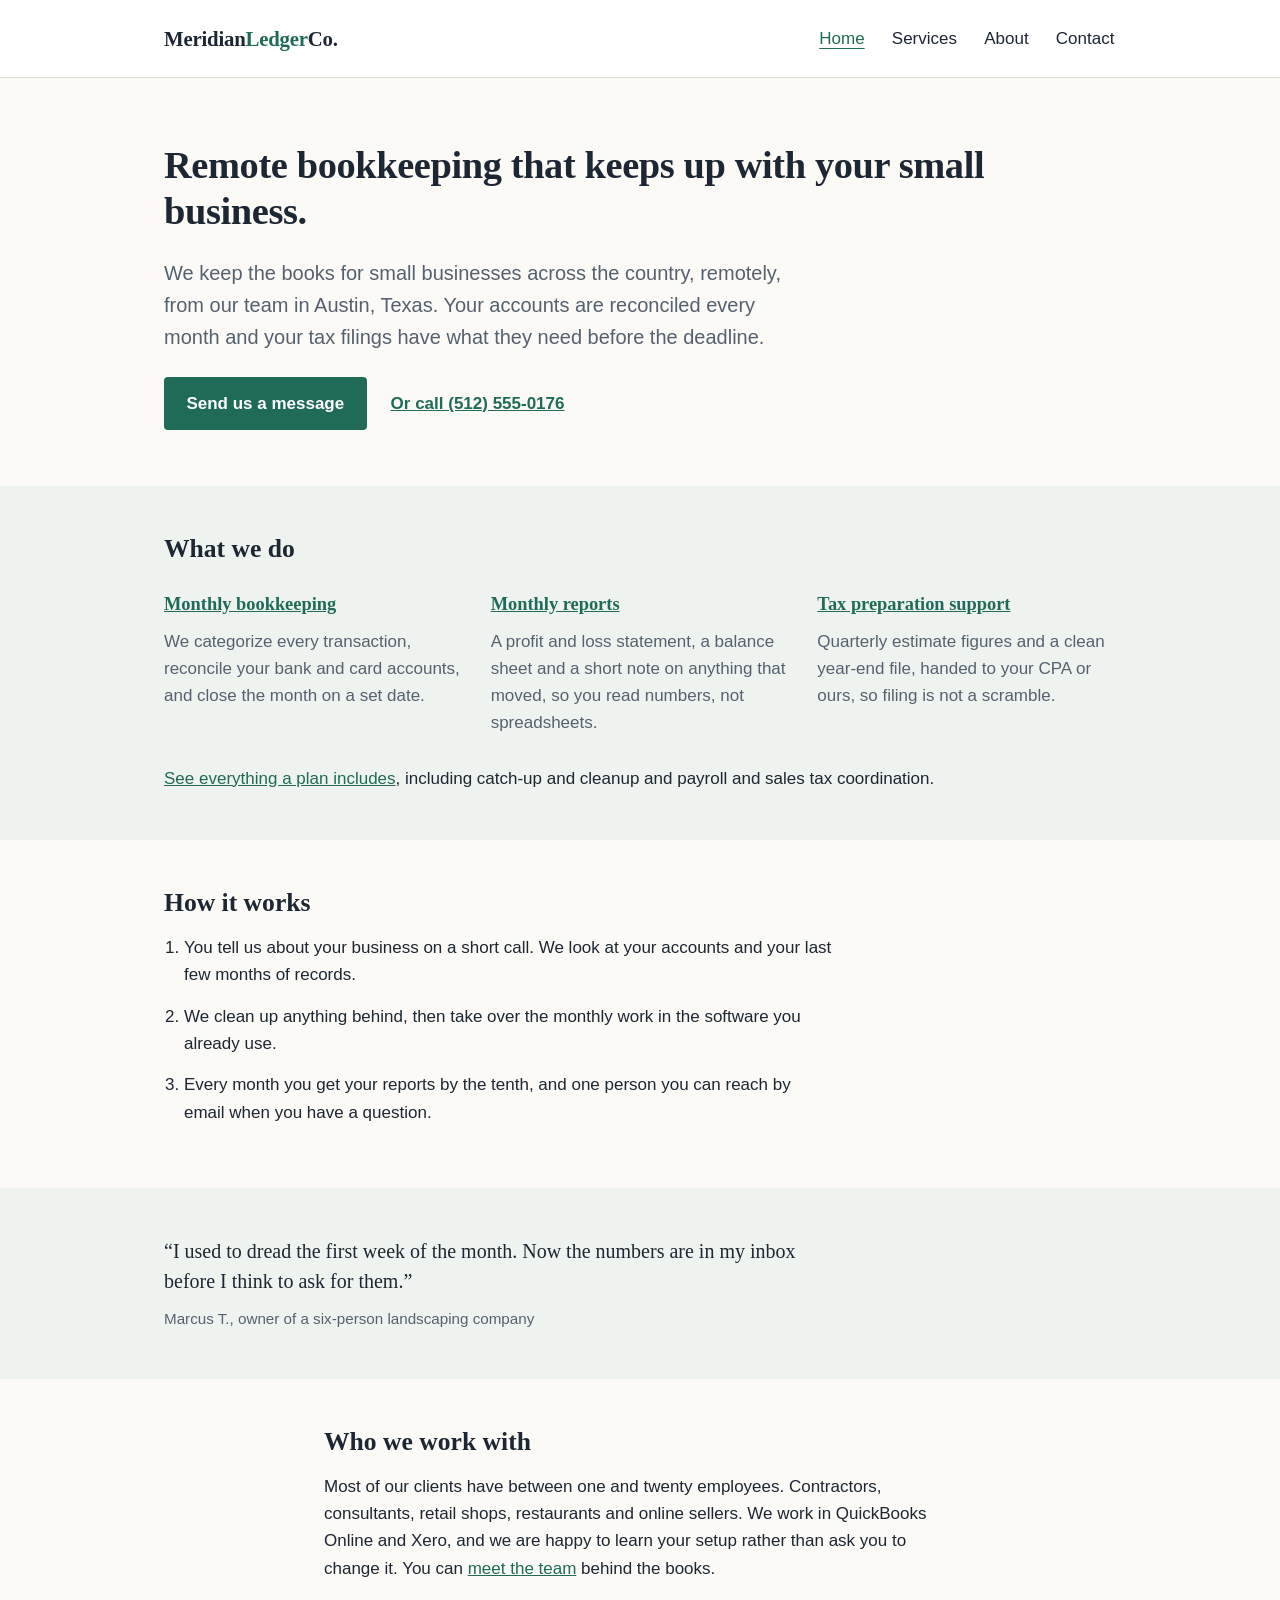
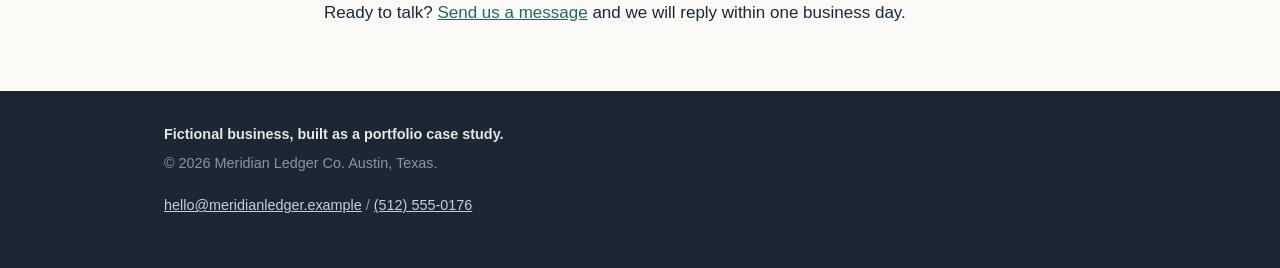
<file: index.html>
<!DOCTYPE html>
<html lang="en">
<head>
<meta charset="utf-8">
<meta name="viewport" content="width=device-width, initial-scale=1">
<title>Remote Bookkeeping for Small Business | Meridian Ledger Co.</title>
<meta name="description" content="Remote bookkeeping for small businesses in QuickBooks Online or Xero. Books reconciled and closed by the 10th each month. Send us a message to get started.">
<link rel="canonical" href="https://meridian-ledger-existing.vercel.app/">
<link rel="icon" href="favicon.svg" type="image/svg+xml">
<link rel="icon" href="favicon.ico" sizes="32x32">
<link rel="apple-touch-icon" href="apple-touch-icon.png">
<meta property="og:type" content="website">
<meta property="og:site_name" content="Meridian Ledger Co.">
<meta property="og:locale" content="en_US">
<meta property="og:title" content="Remote Bookkeeping for Small Business | Meridian Ledger Co.">
<meta property="og:description" content="Remote bookkeeping for small businesses in QuickBooks Online or Xero. Books reconciled and closed by the 10th each month. Send us a message to get started.">
<meta property="og:url" content="https://meridian-ledger-existing.vercel.app/">
<meta property="og:image" content="https://meridian-ledger-existing.vercel.app/og/meridian-ledger-share.png">
<meta property="og:image:width" content="1200">
<meta property="og:image:height" content="630">
<meta property="og:image:alt" content="Meridian Ledger Co. Remote bookkeeping for small businesses, Austin, Texas">
<meta name="twitter:card" content="summary_large_image">
<meta name="twitter:title" content="Remote Bookkeeping for Small Business | Meridian Ledger Co.">
<meta name="twitter:description" content="Remote bookkeeping for small businesses in QuickBooks Online or Xero. Books reconciled and closed by the 10th each month. Send us a message to get started.">
<meta name="twitter:image" content="https://meridian-ledger-existing.vercel.app/og/meridian-ledger-share.png">
<meta name="twitter:image:alt" content="Meridian Ledger Co. Remote bookkeeping for small businesses, Austin, Texas">
<link rel="stylesheet" href="style.css">
<script type="application/ld+json">
{
  "@context": "https://schema.org",
  "@graph": [
    {
      "@type": "AccountingService",
      "@id": "https://meridian-ledger-existing.vercel.app/#business",
      "name": "Meridian Ledger Co.",
      "url": "https://meridian-ledger-existing.vercel.app/",
      "description": "Remote monthly bookkeeping, financial reports, tax preparation support, catch-up and cleanup, and payroll and sales tax coordination for small businesses. Based in Austin, Texas. The firm does not prepare or file tax returns.",
      "image": "https://meridian-ledger-existing.vercel.app/og/meridian-ledger-share.png",
      "email": "hello@meridianledger.example",
      "telephone": "+1-512-555-0176",
      "foundingDate": "2022",
      "founder": {
        "@type": "Person",
        "name": "Rachel Okonkwo",
        "jobTitle": "Owner"
      },
      "address": {
        "@type": "PostalAddress",
        "addressLocality": "Austin",
        "addressRegion": "TX",
        "addressCountry": "US"
      },
      "areaServed": {
        "@type": "Country",
        "name": "United States"
      },
      "openingHoursSpecification": [
        {
          "@type": "OpeningHoursSpecification",
          "dayOfWeek": [
            "Monday",
            "Tuesday",
            "Wednesday",
            "Thursday",
            "Friday"
          ],
          "opens": "08:30",
          "closes": "17:00"
        }
      ],
      "contactPoint": {
        "@type": "ContactPoint",
        "contactType": "customer service",
        "telephone": "+1-512-555-0176",
        "email": "hello@meridianledger.example",
        "areaServed": "US",
        "availableLanguage": "English"
      }
    }
  ]
}
</script>
</head>
<body>
<a class="skip" href="#main">Skip to content</a>
<header class="site">
  <div class="wrap">
    <a class="brand" href="index.html">Meridian<span>Ledger</span> Co.</a>
    <nav aria-label="Main">
      <ul>
        <li><a href="index.html" aria-current="page">Home</a></li>
        <li><a href="services.html">Services</a></li>
        <li><a href="about.html">About</a></li>
        <li><a href="contact.html">Contact</a></li>
      </ul>
    </nav>
  </div>
</header>

<main id="main">
  <div class="wrap hero">
    <h1>Remote bookkeeping that keeps up with your small business.</h1>
    <p class="lede">We keep the books for small businesses across the country, remotely, from our team in Austin, Texas. Your accounts are reconciled every month and your tax filings have what they need before the deadline.</p>
    <p class="actions"><a class="btn" href="contact.html#message">Send us a message</a> <a class="btn-link" href="tel:+15125550176">Or call (512) 555-0176</a></p>
  </div>

  <section class="tint">
    <div class="wrap">
      <h2>What we do</h2>
      <div class="grid3">
        <div>
          <h3><a href="services.html#monthly-bookkeeping">Monthly bookkeeping</a></h3>
          <p>We categorize every transaction, reconcile your bank and card accounts, and close the month on a set date.</p>
        </div>
        <div>
          <h3><a href="services.html#monthly-reports">Monthly reports</a></h3>
          <p>A profit and loss statement, a balance sheet and a short note on anything that moved, so you read numbers, not spreadsheets.</p>
        </div>
        <div>
          <h3><a href="services.html#tax-preparation-support">Tax preparation support</a></h3>
          <p>Quarterly estimate figures and a clean year-end file, handed to your CPA or ours, so filing is not a scramble.</p>
        </div>
      </div>
      <p class="more"><a href="services.html">See everything a plan includes</a>, including catch-up and cleanup and payroll and sales tax coordination.</p>
    </div>
  </section>

  <section>
    <div class="wrap">
      <h2>How it works</h2>
      <ol class="steps">
        <li>You tell us about your business on a short call. We look at your accounts and your last few months of records.</li>
        <li>We clean up anything behind, then take over the monthly work in the software you already use.</li>
        <li>Every month you get your reports by the tenth, and one person you can reach by email when you have a question.</li>
      </ol>
    </div>
  </section>

  <section class="tint">
    <div class="wrap">
      <blockquote>
        &ldquo;I used to dread the first week of the month. Now the numbers are in my inbox before I think to ask for them.&rdquo;
        <footer>Marcus T., owner of a six-person landscaping company</footer>
      </blockquote>
    </div>
  </section>

  <section>
    <div class="wrap prose">
      <h2>Who we work with</h2>
      <p>Most of our clients have between one and twenty employees. Contractors, consultants, retail shops, restaurants and online sellers. We work in QuickBooks Online and Xero, and we are happy to learn your setup rather than ask you to change it. You can <a href="about.html">meet the team</a> behind the books.</p>
      <p>Ready to talk? <a href="contact.html#message">Send us a message</a> and we will reply within one business day.</p>
    </div>
  </section>
</main>

<footer class="site">
  <div class="wrap">
    <p class="disclosure">Fictional business, built as a portfolio case study.</p>
    <p>&copy; 2026 Meridian Ledger Co. Austin, Texas.</p>
    <p class="foot-contact"><a href="mailto:hello@meridianledger.example">hello@meridianledger.example</a> <span aria-hidden="true">/</span> <a href="tel:+15125550176">(512) 555-0176</a></p>
  </div>
</footer>
</body>
</html>
</file>
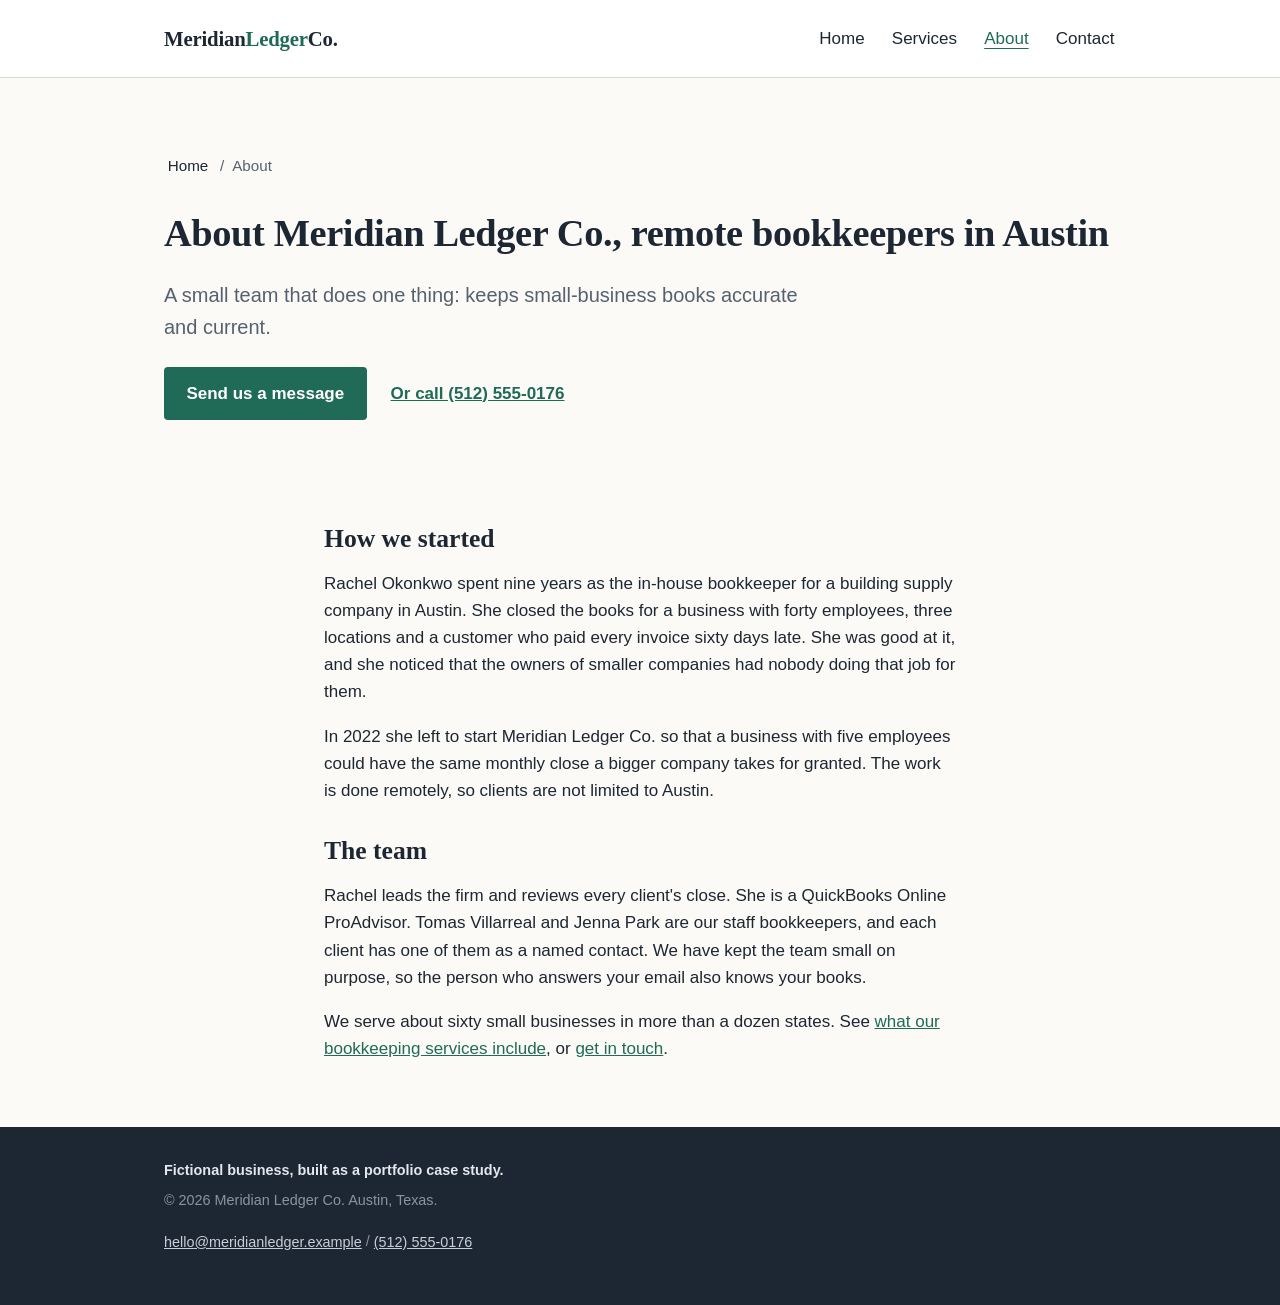
<file: about.html>
<!DOCTYPE html>
<html lang="en">
<head>
<meta charset="utf-8">
<meta name="viewport" content="width=device-width, initial-scale=1">
<title>About Our Austin Bookkeeping Team | Meridian Ledger Co.</title>
<meta name="description" content="Meet the Austin team behind Meridian Ledger Co. Rachel Okonkwo, Tomas Villarreal and Jenna Park keep the books for about sixty small businesses. Get in touch.">
<link rel="canonical" href="https://meridian-ledger-existing.vercel.app/about.html">
<link rel="icon" href="favicon.svg" type="image/svg+xml">
<link rel="icon" href="favicon.ico" sizes="32x32">
<link rel="apple-touch-icon" href="apple-touch-icon.png">
<meta property="og:type" content="website">
<meta property="og:site_name" content="Meridian Ledger Co.">
<meta property="og:locale" content="en_US">
<meta property="og:title" content="About Our Austin Bookkeeping Team | Meridian Ledger Co.">
<meta property="og:description" content="Meet the Austin team behind Meridian Ledger Co. Rachel Okonkwo, Tomas Villarreal and Jenna Park keep the books for about sixty small businesses. Get in touch.">
<meta property="og:url" content="https://meridian-ledger-existing.vercel.app/about.html">
<meta property="og:image" content="https://meridian-ledger-existing.vercel.app/og/meridian-ledger-share.png">
<meta property="og:image:width" content="1200">
<meta property="og:image:height" content="630">
<meta property="og:image:alt" content="Meridian Ledger Co. Remote bookkeeping for small businesses, Austin, Texas">
<meta name="twitter:card" content="summary_large_image">
<meta name="twitter:title" content="About Our Austin Bookkeeping Team | Meridian Ledger Co.">
<meta name="twitter:description" content="Meet the Austin team behind Meridian Ledger Co. Rachel Okonkwo, Tomas Villarreal and Jenna Park keep the books for about sixty small businesses. Get in touch.">
<meta name="twitter:image" content="https://meridian-ledger-existing.vercel.app/og/meridian-ledger-share.png">
<meta name="twitter:image:alt" content="Meridian Ledger Co. Remote bookkeeping for small businesses, Austin, Texas">
<link rel="stylesheet" href="style.css">
<script type="application/ld+json">
{
  "@context": "https://schema.org",
  "@graph": [
    {
      "@type": "AccountingService",
      "@id": "https://meridian-ledger-existing.vercel.app/#business",
      "name": "Meridian Ledger Co.",
      "url": "https://meridian-ledger-existing.vercel.app/",
      "description": "Remote monthly bookkeeping, financial reports, tax preparation support, catch-up and cleanup, and payroll and sales tax coordination for small businesses. Based in Austin, Texas. The firm does not prepare or file tax returns.",
      "image": "https://meridian-ledger-existing.vercel.app/og/meridian-ledger-share.png",
      "email": "hello@meridianledger.example",
      "telephone": "+1-512-555-0176",
      "foundingDate": "2022",
      "founder": {
        "@type": "Person",
        "name": "Rachel Okonkwo",
        "jobTitle": "Owner"
      },
      "address": {
        "@type": "PostalAddress",
        "addressLocality": "Austin",
        "addressRegion": "TX",
        "addressCountry": "US"
      },
      "areaServed": {
        "@type": "Country",
        "name": "United States"
      },
      "openingHoursSpecification": [
        {
          "@type": "OpeningHoursSpecification",
          "dayOfWeek": [
            "Monday",
            "Tuesday",
            "Wednesday",
            "Thursday",
            "Friday"
          ],
          "opens": "08:30",
          "closes": "17:00"
        }
      ],
      "contactPoint": {
        "@type": "ContactPoint",
        "contactType": "customer service",
        "telephone": "+1-512-555-0176",
        "email": "hello@meridianledger.example",
        "areaServed": "US",
        "availableLanguage": "English"
      }
    },
    {
      "@type": "BreadcrumbList",
      "itemListElement": [
        {
          "@type": "ListItem",
          "position": 1,
          "name": "Home",
          "item": "https://meridian-ledger-existing.vercel.app/"
        },
        {
          "@type": "ListItem",
          "position": 2,
          "name": "About",
          "item": "https://meridian-ledger-existing.vercel.app/about.html"
        }
      ]
    }
  ]
}
</script>
</head>
<body>
<a class="skip" href="#main">Skip to content</a>
<header class="site">
  <div class="wrap">
    <a class="brand" href="index.html">Meridian<span>Ledger</span> Co.</a>
    <nav aria-label="Main">
      <ul>
        <li><a href="index.html">Home</a></li>
        <li><a href="services.html">Services</a></li>
        <li><a href="about.html" aria-current="page">About</a></li>
        <li><a href="contact.html">Contact</a></li>
      </ul>
    </nav>
  </div>
</header>

<main id="main">
  <div class="wrap hero">
    <nav class="crumbs" aria-label="Breadcrumb">
      <ol>
        <li><a href="index.html">Home</a></li>
        <li aria-current="page">About</li>
      </ol>
    </nav>
    <h1>About Meridian Ledger Co., remote bookkeepers in Austin</h1>
    <p class="lede">A small team that does one thing: keeps small-business books accurate and current.</p>
    <p class="actions"><a class="btn" href="contact.html#message">Send us a message</a> <a class="btn-link" href="tel:+15125550176">Or call (512) 555-0176</a></p>
  </div>

  <section>
    <div class="wrap prose">
      <h2>How we started</h2>
      <p>Rachel Okonkwo spent nine years as the in-house bookkeeper for a building supply company in Austin. She closed the books for a business with forty employees, three locations and a customer who paid every invoice sixty days late. She was good at it, and she noticed that the owners of smaller companies had nobody doing that job for them.</p>
      <p>In 2022 she left to start Meridian Ledger Co. so that a business with five employees could have the same monthly close a bigger company takes for granted. The work is done remotely, so clients are not limited to Austin.</p>

      <h2>The team</h2>
      <p>Rachel leads the firm and reviews every client's close. She is a QuickBooks Online ProAdvisor. Tomas Villarreal and Jenna Park are our staff bookkeepers, and each client has one of them as a named contact. We have kept the team small on purpose, so the person who answers your email also knows your books.</p>
      <p>We serve about sixty small businesses in more than a dozen states. See <a href="services.html">what our bookkeeping services include</a>, or <a href="contact.html#message">get in touch</a>.</p>
    </div>
  </section>
</main>

<footer class="site">
  <div class="wrap">
    <p class="disclosure">Fictional business, built as a portfolio case study.</p>
    <p>&copy; 2026 Meridian Ledger Co. Austin, Texas.</p>
    <p class="foot-contact"><a href="mailto:hello@meridianledger.example">hello@meridianledger.example</a> <span aria-hidden="true">/</span> <a href="tel:+15125550176">(512) 555-0176</a></p>
  </div>
</footer>
</body>
</html>
</file>
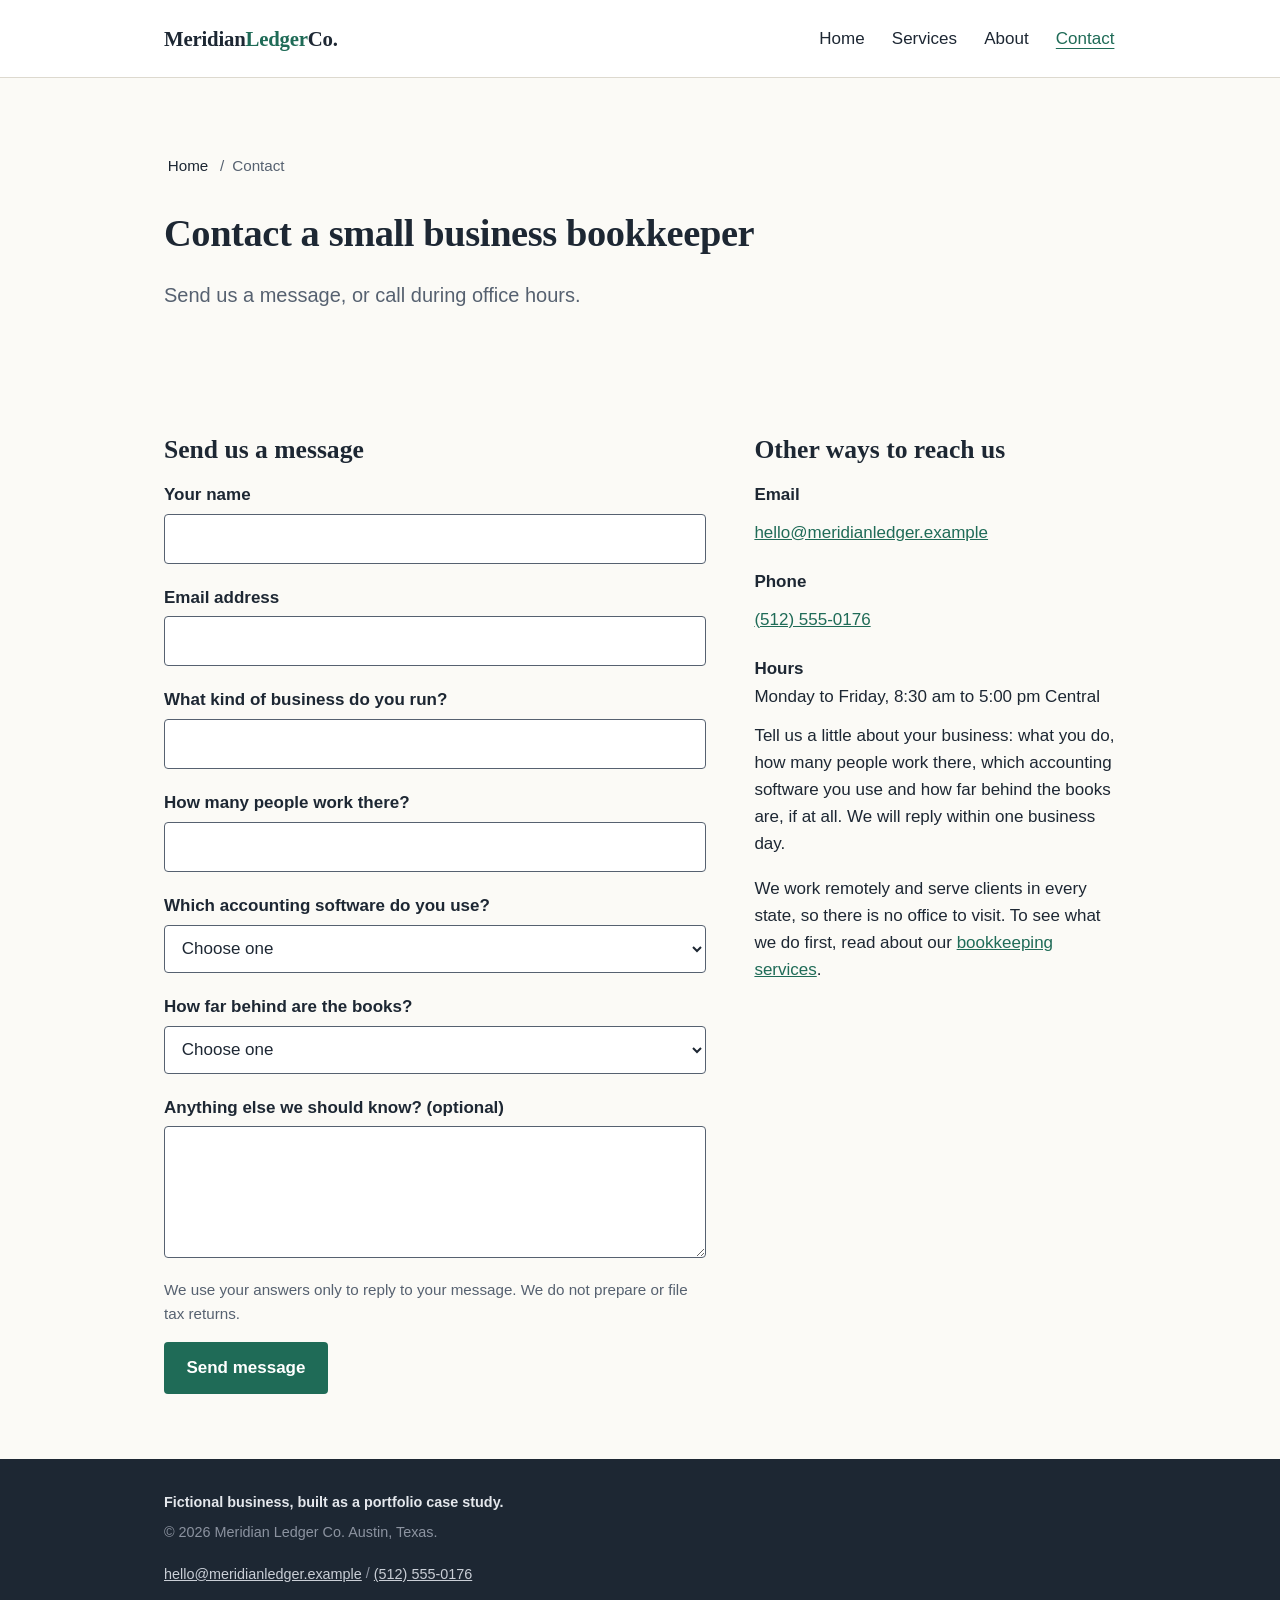
<file: contact.html>
<!DOCTYPE html>
<html lang="en">
<head>
<meta charset="utf-8">
<meta name="viewport" content="width=device-width, initial-scale=1">
<title>Contact a Small Business Bookkeeper | Meridian Ledger Co.</title>
<meta name="description" content="Send Meridian Ledger Co. a message or call (512) 555-0176, Monday to Friday, 8:30 to 5:00 Central. Tell us your software and how far behind the books are.">
<link rel="canonical" href="https://meridian-ledger-existing.vercel.app/contact.html">
<link rel="icon" href="favicon.svg" type="image/svg+xml">
<link rel="icon" href="favicon.ico" sizes="32x32">
<link rel="apple-touch-icon" href="apple-touch-icon.png">
<meta property="og:type" content="website">
<meta property="og:site_name" content="Meridian Ledger Co.">
<meta property="og:locale" content="en_US">
<meta property="og:title" content="Contact a Small Business Bookkeeper | Meridian Ledger Co.">
<meta property="og:description" content="Send Meridian Ledger Co. a message or call (512) 555-0176, Monday to Friday, 8:30 to 5:00 Central. Tell us your software and how far behind the books are.">
<meta property="og:url" content="https://meridian-ledger-existing.vercel.app/contact.html">
<meta property="og:image" content="https://meridian-ledger-existing.vercel.app/og/meridian-ledger-share.png">
<meta property="og:image:width" content="1200">
<meta property="og:image:height" content="630">
<meta property="og:image:alt" content="Meridian Ledger Co. Remote bookkeeping for small businesses, Austin, Texas">
<meta name="twitter:card" content="summary_large_image">
<meta name="twitter:title" content="Contact a Small Business Bookkeeper | Meridian Ledger Co.">
<meta name="twitter:description" content="Send Meridian Ledger Co. a message or call (512) 555-0176, Monday to Friday, 8:30 to 5:00 Central. Tell us your software and how far behind the books are.">
<meta name="twitter:image" content="https://meridian-ledger-existing.vercel.app/og/meridian-ledger-share.png">
<meta name="twitter:image:alt" content="Meridian Ledger Co. Remote bookkeeping for small businesses, Austin, Texas">
<link rel="stylesheet" href="style.css">
<script type="application/ld+json">
{
  "@context": "https://schema.org",
  "@graph": [
    {
      "@type": "AccountingService",
      "@id": "https://meridian-ledger-existing.vercel.app/#business",
      "name": "Meridian Ledger Co.",
      "url": "https://meridian-ledger-existing.vercel.app/",
      "description": "Remote monthly bookkeeping, financial reports, tax preparation support, catch-up and cleanup, and payroll and sales tax coordination for small businesses. Based in Austin, Texas. The firm does not prepare or file tax returns.",
      "image": "https://meridian-ledger-existing.vercel.app/og/meridian-ledger-share.png",
      "email": "hello@meridianledger.example",
      "telephone": "+1-512-555-0176",
      "foundingDate": "2022",
      "founder": {
        "@type": "Person",
        "name": "Rachel Okonkwo",
        "jobTitle": "Owner"
      },
      "address": {
        "@type": "PostalAddress",
        "addressLocality": "Austin",
        "addressRegion": "TX",
        "addressCountry": "US"
      },
      "areaServed": {
        "@type": "Country",
        "name": "United States"
      },
      "openingHoursSpecification": [
        {
          "@type": "OpeningHoursSpecification",
          "dayOfWeek": [
            "Monday",
            "Tuesday",
            "Wednesday",
            "Thursday",
            "Friday"
          ],
          "opens": "08:30",
          "closes": "17:00"
        }
      ],
      "contactPoint": {
        "@type": "ContactPoint",
        "contactType": "customer service",
        "telephone": "+1-512-555-0176",
        "email": "hello@meridianledger.example",
        "areaServed": "US",
        "availableLanguage": "English"
      }
    },
    {
      "@type": "BreadcrumbList",
      "itemListElement": [
        {
          "@type": "ListItem",
          "position": 1,
          "name": "Home",
          "item": "https://meridian-ledger-existing.vercel.app/"
        },
        {
          "@type": "ListItem",
          "position": 2,
          "name": "Contact",
          "item": "https://meridian-ledger-existing.vercel.app/contact.html"
        }
      ]
    }
  ]
}
</script>
</head>
<body>
<a class="skip" href="#main">Skip to content</a>
<header class="site">
  <div class="wrap">
    <a class="brand" href="index.html">Meridian<span>Ledger</span> Co.</a>
    <nav aria-label="Main">
      <ul>
        <li><a href="index.html">Home</a></li>
        <li><a href="services.html">Services</a></li>
        <li><a href="about.html">About</a></li>
        <li><a href="contact.html" aria-current="page">Contact</a></li>
      </ul>
    </nav>
  </div>
</header>

<main id="main">
  <div class="wrap hero">
    <nav class="crumbs" aria-label="Breadcrumb">
      <ol>
        <li><a href="index.html">Home</a></li>
        <li aria-current="page">Contact</li>
      </ol>
    </nav>
    <h1>Contact a small business bookkeeper</h1>
    <p class="lede">Send us a message, or call during office hours.</p>
  </div>

  <section>
    <div class="wrap contact-grid">
      <div class="contact-form">
        <h2 id="message">Send us a message</h2>
        <div id="sent" class="sent" role="status" tabindex="-1">
          <p><strong>Thank you. Your message has been sent to Meridian Ledger Co.</strong></p>
        </div>
        <!-- FORM HANDLER: the one place to connect it is the action attribute on the form below.
             Until a handler is chosen it opens the visitor's mail app with the answers filled in
             (the same as the old email link). When a handler is connected, change action to its URL,
             remove enctype, and have it send the visitor back to contact.html#sent for the
             confirmation message. No JavaScript is needed. -->
        <form id="contact-form" method="post" action="mailto:hello@meridianledger.example?subject=Website%20message%20from%20Meridian%20Ledger%20Co.%20contact%20form" enctype="text/plain">
        <div class="field">
          <label for="f-name">Your name</label>
          <input id="f-name" name="name" type="text" autocomplete="name" required>
        </div>
        <div class="field">
          <label for="f-email">Email address</label>
          <input id="f-email" name="email" type="email" autocomplete="email" required>
        </div>
        <div class="field">
          <label for="f-business">What kind of business do you run?</label>
          <input id="f-business" name="business_type" type="text" autocomplete="organization-title" required>
        </div>
        <div class="field">
          <label for="f-size">How many people work there?</label>
          <input id="f-size" name="headcount" type="text" inputmode="numeric" required>
        </div>
        <div class="field">
          <label for="f-software">Which accounting software do you use?</label>
          <select id="f-software" name="accounting_software" required>
            <option value="" selected disabled>Choose one</option>
            <option>QuickBooks Online</option>
            <option>Xero</option>
            <option>Something else</option>
            <option>None yet</option>
          </select>
        </div>
        <div class="field">
          <label for="f-behind">How far behind are the books?</label>
          <select id="f-behind" name="how_far_behind" required>
            <option value="" selected disabled>Choose one</option>
            <option>Not behind</option>
            <option>A few months</option>
            <option>About a year</option>
            <option>More than a year</option>
            <option>Not sure</option>
          </select>
        </div>
        <div class="field">
          <label for="f-notes">Anything else we should know? (optional)</label>
          <textarea id="f-notes" name="notes" rows="4"></textarea>
        </div>
        <p class="note">We use your answers only to reply to your message. We do not prepare or file tax returns.</p>
        <p><button class="btn" type="submit">Send message</button></p>
        </form>
      </div>

      <div class="contact-details">
        <h2>Other ways to reach us</h2>
        <p class="line"><span class="k">Email</span><br><a class="touch" href="mailto:hello@meridianledger.example">hello@meridianledger.example</a></p>
        <p class="line"><span class="k">Phone</span><br><a class="touch" href="tel:+15125550176">(512) 555-0176</a></p>
        <p class="line"><span class="k">Hours</span><br>Monday to Friday, 8:30 am to 5:00 pm Central</p>
        <p>Tell us a little about your business: what you do, how many people work there, which accounting software you use and how far behind the books are, if at all. We will reply within one business day.</p>
        <p>We work remotely and serve clients in every state, so there is no office to visit. To see what we do first, read about our <a href="services.html">bookkeeping services</a>.</p>
      </div>
    </div>
  </section>
</main>

<footer class="site">
  <div class="wrap">
    <p class="disclosure">Fictional business, built as a portfolio case study.</p>
    <p>&copy; 2026 Meridian Ledger Co. Austin, Texas.</p>
    <p class="foot-contact"><a href="mailto:hello@meridianledger.example">hello@meridianledger.example</a> <span aria-hidden="true">/</span> <a href="tel:+15125550176">(512) 555-0176</a></p>
  </div>
</footer>
</body>
</html>
</file>
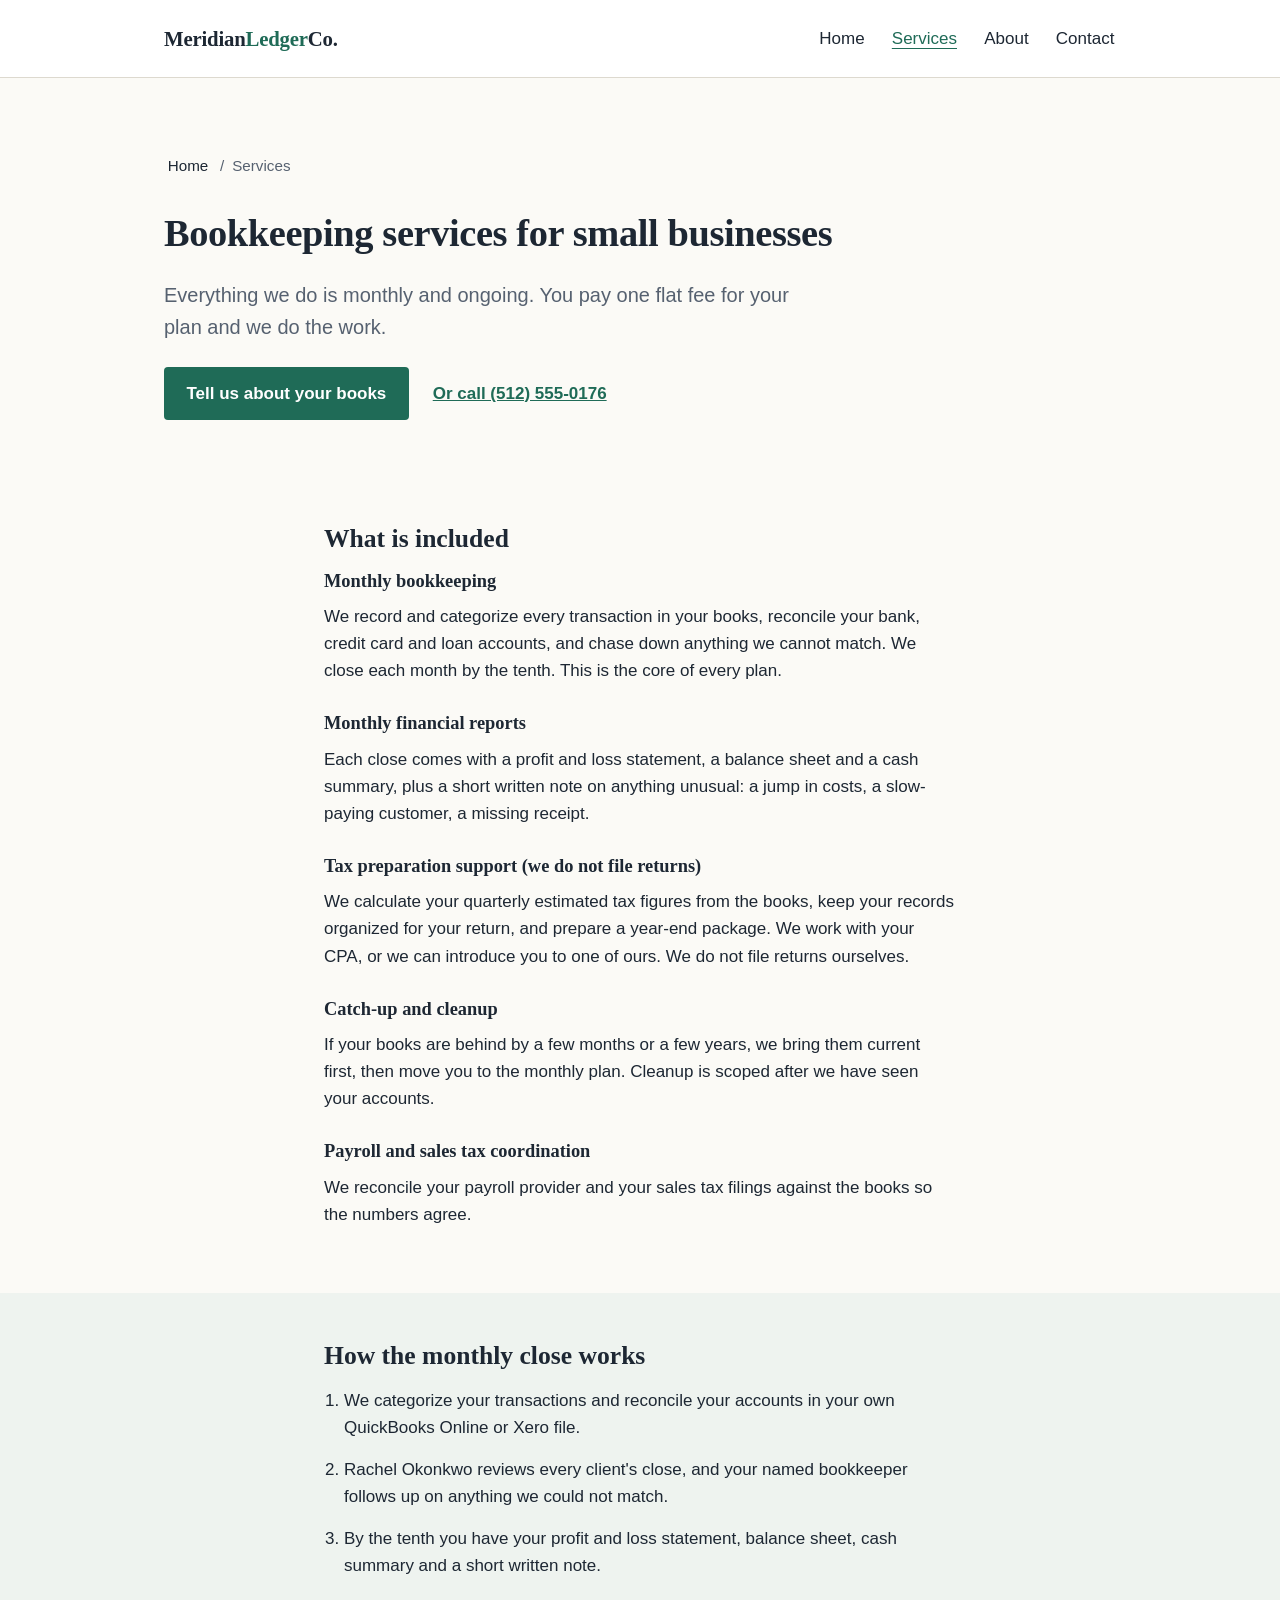
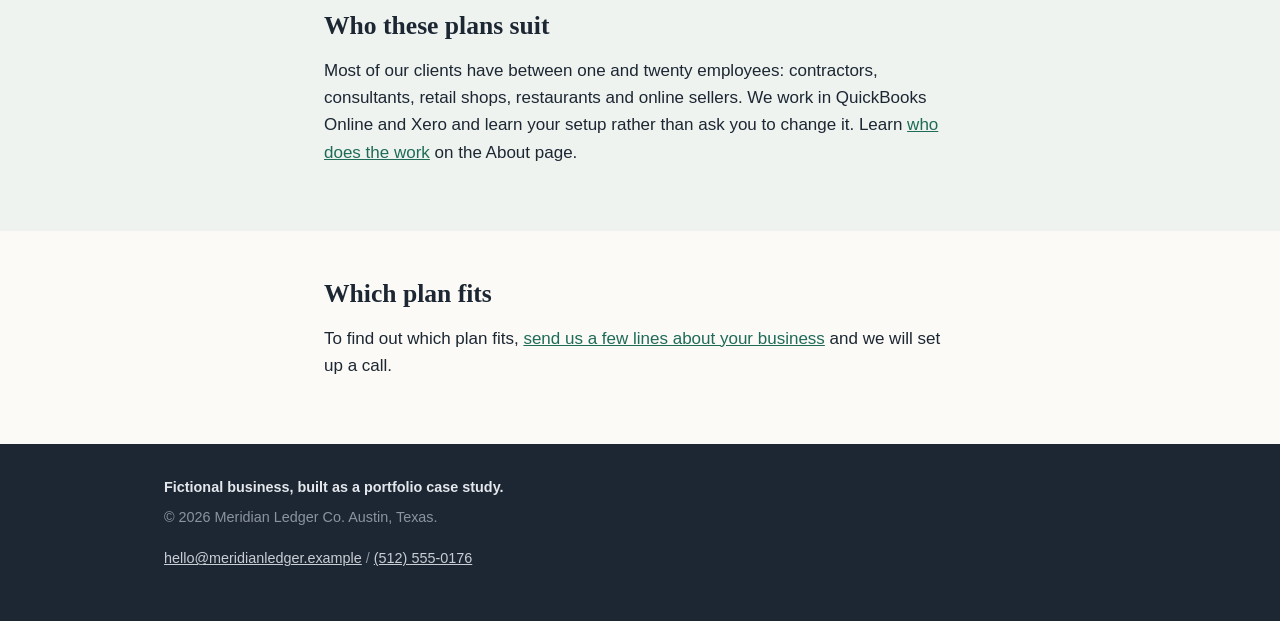
<file: services.html>
<!DOCTYPE html>
<html lang="en">
<head>
<meta charset="utf-8">
<meta name="viewport" content="width=device-width, initial-scale=1">
<title>Small Business Bookkeeping Services | Meridian Ledger Co.</title>
<meta name="description" content="Monthly bookkeeping, financial reports, tax preparation support, catch-up cleanup and payroll coordination for small businesses. See what each plan includes.">
<link rel="canonical" href="https://meridian-ledger-existing.vercel.app/services.html">
<link rel="icon" href="favicon.svg" type="image/svg+xml">
<link rel="icon" href="favicon.ico" sizes="32x32">
<link rel="apple-touch-icon" href="apple-touch-icon.png">
<meta property="og:type" content="website">
<meta property="og:site_name" content="Meridian Ledger Co.">
<meta property="og:locale" content="en_US">
<meta property="og:title" content="Small Business Bookkeeping Services | Meridian Ledger Co.">
<meta property="og:description" content="Monthly bookkeeping, financial reports, tax preparation support, catch-up cleanup and payroll coordination for small businesses. See what each plan includes.">
<meta property="og:url" content="https://meridian-ledger-existing.vercel.app/services.html">
<meta property="og:image" content="https://meridian-ledger-existing.vercel.app/og/meridian-ledger-share.png">
<meta property="og:image:width" content="1200">
<meta property="og:image:height" content="630">
<meta property="og:image:alt" content="Meridian Ledger Co. Remote bookkeeping for small businesses, Austin, Texas">
<meta name="twitter:card" content="summary_large_image">
<meta name="twitter:title" content="Small Business Bookkeeping Services | Meridian Ledger Co.">
<meta name="twitter:description" content="Monthly bookkeeping, financial reports, tax preparation support, catch-up cleanup and payroll coordination for small businesses. See what each plan includes.">
<meta name="twitter:image" content="https://meridian-ledger-existing.vercel.app/og/meridian-ledger-share.png">
<meta name="twitter:image:alt" content="Meridian Ledger Co. Remote bookkeeping for small businesses, Austin, Texas">
<link rel="stylesheet" href="style.css">
<script type="application/ld+json">
{
  "@context": "https://schema.org",
  "@graph": [
    {
      "@type": "AccountingService",
      "@id": "https://meridian-ledger-existing.vercel.app/#business",
      "name": "Meridian Ledger Co.",
      "url": "https://meridian-ledger-existing.vercel.app/",
      "description": "Remote monthly bookkeeping, financial reports, tax preparation support, catch-up and cleanup, and payroll and sales tax coordination for small businesses. Based in Austin, Texas. The firm does not prepare or file tax returns.",
      "image": "https://meridian-ledger-existing.vercel.app/og/meridian-ledger-share.png",
      "email": "hello@meridianledger.example",
      "telephone": "+1-512-555-0176",
      "foundingDate": "2022",
      "founder": {
        "@type": "Person",
        "name": "Rachel Okonkwo",
        "jobTitle": "Owner"
      },
      "address": {
        "@type": "PostalAddress",
        "addressLocality": "Austin",
        "addressRegion": "TX",
        "addressCountry": "US"
      },
      "areaServed": {
        "@type": "Country",
        "name": "United States"
      },
      "openingHoursSpecification": [
        {
          "@type": "OpeningHoursSpecification",
          "dayOfWeek": [
            "Monday",
            "Tuesday",
            "Wednesday",
            "Thursday",
            "Friday"
          ],
          "opens": "08:30",
          "closes": "17:00"
        }
      ],
      "contactPoint": {
        "@type": "ContactPoint",
        "contactType": "customer service",
        "telephone": "+1-512-555-0176",
        "email": "hello@meridianledger.example",
        "areaServed": "US",
        "availableLanguage": "English"
      }
    },
    {
      "@type": "Service",
      "@id": "https://meridian-ledger-existing.vercel.app/services.html#monthly-bookkeeping",
      "name": "Monthly bookkeeping",
      "serviceType": "Bookkeeping",
      "description": "Every transaction recorded and categorized, bank, credit card and loan accounts reconciled, and each month closed by the tenth.",
      "url": "https://meridian-ledger-existing.vercel.app/services.html#monthly-bookkeeping",
      "provider": {
        "@id": "https://meridian-ledger-existing.vercel.app/#business"
      },
      "areaServed": {
        "@type": "Country",
        "name": "United States"
      }
    },
    {
      "@type": "Service",
      "@id": "https://meridian-ledger-existing.vercel.app/services.html#monthly-reports",
      "name": "Monthly financial reports",
      "serviceType": "Financial reporting",
      "description": "A profit and loss statement, a balance sheet and a cash summary with each close, plus a short written note on anything unusual.",
      "url": "https://meridian-ledger-existing.vercel.app/services.html#monthly-reports",
      "provider": {
        "@id": "https://meridian-ledger-existing.vercel.app/#business"
      },
      "areaServed": {
        "@type": "Country",
        "name": "United States"
      }
    },
    {
      "@type": "Service",
      "@id": "https://meridian-ledger-existing.vercel.app/services.html#tax-preparation-support",
      "name": "Tax preparation support",
      "serviceType": "Tax preparation support",
      "description": "Quarterly estimated tax figures calculated from the books, records kept organized for your return, and a year-end package for your CPA. The firm does not file returns.",
      "url": "https://meridian-ledger-existing.vercel.app/services.html#tax-preparation-support",
      "provider": {
        "@id": "https://meridian-ledger-existing.vercel.app/#business"
      },
      "areaServed": {
        "@type": "Country",
        "name": "United States"
      }
    },
    {
      "@type": "Service",
      "@id": "https://meridian-ledger-existing.vercel.app/services.html#catch-up-and-cleanup",
      "name": "Catch-up and cleanup",
      "serviceType": "Catch-up bookkeeping",
      "description": "Books that are behind by a few months or a few years are brought current first, then moved to the monthly plan. Scoped after the accounts have been seen.",
      "url": "https://meridian-ledger-existing.vercel.app/services.html#catch-up-and-cleanup",
      "provider": {
        "@id": "https://meridian-ledger-existing.vercel.app/#business"
      },
      "areaServed": {
        "@type": "Country",
        "name": "United States"
      }
    },
    {
      "@type": "Service",
      "@id": "https://meridian-ledger-existing.vercel.app/services.html#payroll-and-sales-tax",
      "name": "Payroll and sales tax coordination",
      "serviceType": "Payroll and sales tax reconciliation",
      "description": "Payroll provider and sales tax filings reconciled against the books so the numbers agree.",
      "url": "https://meridian-ledger-existing.vercel.app/services.html#payroll-and-sales-tax",
      "provider": {
        "@id": "https://meridian-ledger-existing.vercel.app/#business"
      },
      "areaServed": {
        "@type": "Country",
        "name": "United States"
      }
    },
    {
      "@type": "BreadcrumbList",
      "itemListElement": [
        {
          "@type": "ListItem",
          "position": 1,
          "name": "Home",
          "item": "https://meridian-ledger-existing.vercel.app/"
        },
        {
          "@type": "ListItem",
          "position": 2,
          "name": "Services",
          "item": "https://meridian-ledger-existing.vercel.app/services.html"
        }
      ]
    }
  ]
}
</script>
</head>
<body>
<a class="skip" href="#main">Skip to content</a>
<header class="site">
  <div class="wrap">
    <a class="brand" href="index.html">Meridian<span>Ledger</span> Co.</a>
    <nav aria-label="Main">
      <ul>
        <li><a href="index.html">Home</a></li>
        <li><a href="services.html" aria-current="page">Services</a></li>
        <li><a href="about.html">About</a></li>
        <li><a href="contact.html">Contact</a></li>
      </ul>
    </nav>
  </div>
</header>

<main id="main">
  <div class="wrap hero">
    <nav class="crumbs" aria-label="Breadcrumb">
      <ol>
        <li><a href="index.html">Home</a></li>
        <li aria-current="page">Services</li>
      </ol>
    </nav>
    <h1>Bookkeeping services for small businesses</h1>
    <p class="lede">Everything we do is monthly and ongoing. You pay one flat fee for your plan and we do the work.</p>
    <p class="actions"><a class="btn" href="contact.html#message">Tell us about your books</a> <a class="btn-link" href="tel:+15125550176">Or call (512) 555-0176</a></p>
  </div>

  <section>
    <div class="wrap prose">
      <h2>What is included</h2>
      <h3 id="monthly-bookkeeping">Monthly bookkeeping</h3>
      <p>We record and categorize every transaction in your books, reconcile your bank, credit card and loan accounts, and chase down anything we cannot match. We close each month by the tenth. This is the core of every plan.</p>
      <h3 id="monthly-reports">Monthly financial reports</h3>
      <p>Each close comes with a profit and loss statement, a balance sheet and a cash summary, plus a short written note on anything unusual: a jump in costs, a slow-paying customer, a missing receipt.</p>
      <h3 id="tax-preparation-support">Tax preparation support (we do not file returns)</h3>
      <p>We calculate your quarterly estimated tax figures from the books, keep your records organized for your return, and prepare a year-end package. We work with your CPA, or we can introduce you to one of ours. We do not file returns ourselves.</p>
      <h3 id="catch-up-and-cleanup">Catch-up and cleanup</h3>
      <p>If your books are behind by a few months or a few years, we bring them current first, then move you to the monthly plan. Cleanup is scoped after we have seen your accounts.</p>
      <h3 id="payroll-and-sales-tax">Payroll and sales tax coordination</h3>
      <p>We reconcile your payroll provider and your sales tax filings against the books so the numbers agree.</p>
    </div>
  </section>

  <section class="tint">
    <div class="wrap prose">
      <h2>How the monthly close works</h2>
      <ol class="steps">
        <li>We categorize your transactions and reconcile your accounts in your own QuickBooks Online or Xero file.</li>
        <li>Rachel Okonkwo reviews every client's close, and your named bookkeeper follows up on anything we could not match.</li>
        <li>By the tenth you have your profit and loss statement, balance sheet, cash summary and a short written note.</li>
      </ol>
      <h2>Who these plans suit</h2>
      <p>Most of our clients have between one and twenty employees: contractors, consultants, retail shops, restaurants and online sellers. We work in QuickBooks Online and Xero and learn your setup rather than ask you to change it. Learn <a href="about.html">who does the work</a> on the About page.</p>
    </div>
  </section>

  <section>
    <div class="wrap prose">
      <h2>Which plan fits</h2>
      <p>To find out which plan fits, <a href="contact.html#message">send us a few lines about your business</a> and we will set up a call.</p>
    </div>
  </section>
</main>

<footer class="site">
  <div class="wrap">
    <p class="disclosure">Fictional business, built as a portfolio case study.</p>
    <p>&copy; 2026 Meridian Ledger Co. Austin, Texas.</p>
    <p class="foot-contact"><a href="mailto:hello@meridianledger.example">hello@meridianledger.example</a> <span aria-hidden="true">/</span> <a href="tel:+15125550176">(512) 555-0176</a></p>
  </div>
</footer>
</body>
</html>
</file>
<file: style.css>
/* Meridian Ledger Co. site stylesheet. Plain hand-written CSS, no framework. */
:root {
  --ink: #1d2733;
  --muted: #566170;
  --paper: #fbfaf6;
  --rule: #ddd9cf;
  --green: #1f6b57;
  --green-dark: #17513f;
  --tint: #eef3ef;
  --faint: #8c93a0;
}

* { box-sizing: border-box; }

html { -webkit-text-size-adjust: 100%; }

body {
  margin: 0;
  font-family: -apple-system, BlinkMacSystemFont, "Segoe UI", Roboto, Helvetica, Arial, sans-serif;
  font-size: 1.0625rem;
  line-height: 1.6;
  color: var(--ink);
  background: var(--paper);
}

h1, h2, h3 { font-family: Georgia, "Times New Roman", serif; line-height: 1.2; margin: 0 0 0.6em; }
h1 { font-size: 2.4rem; letter-spacing: -0.01em; }
h2 { font-size: 1.6rem; }
h3 { font-size: 1.15rem; }

p { margin: 0 0 1em; }

a { color: var(--green); }
a:hover { color: var(--green-dark); }

.wrap { max-width: 62rem; margin: 0 auto; padding: 0 1.25rem; }

.skip { position: absolute; left: -999px; }
.skip:focus { left: 1rem; top: 1rem; background: #fff; padding: 0.5rem 0.75rem; z-index: 10; }

header.site { border-bottom: 1px solid var(--rule); background: #fff; }
@media (min-width: 761px) {
  header.site { position: sticky; top: 0; z-index: 5; }
}
header.site .wrap { display: flex; flex-wrap: wrap; align-items: center; justify-content: space-between; gap: 0.5rem 1.5rem; padding-top: 0.9rem; padding-bottom: 0.9rem; }

.brand { display: inline-flex; align-items: center; min-height: 48px; font-family: Georgia, serif; font-size: 1.3rem; font-weight: 700; color: var(--ink); text-decoration: none; letter-spacing: -0.01em; }
.brand span { color: var(--green); }

nav ul { list-style: none; margin: 0; padding: 0; display: flex; flex-wrap: wrap; gap: 0.25rem 1.5rem; }
nav a { color: var(--ink); text-decoration: none; padding: 0 0.1rem; display: inline-flex; align-items: center; min-height: 48px; }
nav a:hover, nav a[aria-current="page"] { color: var(--green); text-decoration: underline; text-underline-offset: 4px; }

.hero { padding: 4rem 1.25rem 3.5rem; }
.hero p.lede { font-size: 1.25rem; max-width: 40rem; color: var(--muted); }

.btn { display: inline-block; background: var(--green); color: #fff; text-decoration: none; padding: 0.8rem 1.4rem; border-radius: 4px; font-weight: 600; }
.btn:hover { background: var(--green-dark); color: #fff; }

section { padding: 3rem 0; }
section.tint { background: var(--tint); }
section + section { border-top: 1px solid var(--rule); }
section.tint + section, section + section.tint { border-top: 0; }

.grid3 { display: grid; gap: 1.75rem; grid-template-columns: repeat(3, 1fr); }
.grid3 p { color: var(--muted); margin-bottom: 0; }

ol.steps { margin: 0; padding-left: 1.25rem; max-width: 42rem; }
ol.steps li { margin-bottom: 0.9rem; }

blockquote { margin: 0; max-width: 42rem; font-family: Georgia, serif; font-size: 1.25rem; line-height: 1.5; }
blockquote footer { margin-top: 0.75rem; font-family: -apple-system, "Segoe UI", sans-serif; font-size: 0.95rem; color: var(--muted); }

.prose { max-width: 42rem; }

footer.site { background: var(--ink); color: var(--faint); padding: 2rem 0; font-size: 0.9rem; }
footer.site a { color: #c9ced6; }
footer.site p { margin: 0 0 0.4rem; }
footer.site .disclosure { color: #e4e7ec; font-weight: 600; }

/* SEO and conversion fix additions */
:focus-visible { outline: 3px solid var(--green-dark); outline-offset: 2px; }

.crumbs { margin: 0 0 1.25rem; font-size: 0.95rem; }
.crumbs ol { list-style: none; margin: 0; padding: 0; display: flex; flex-wrap: wrap; align-items: center; gap: 0 0.5rem; color: var(--muted); }
.crumbs li + li::before { content: "/"; margin-right: 0.5rem; color: var(--muted); }
.crumbs a { display: inline-flex; align-items: center; justify-content: center; min-height: 48px; min-width: 48px; }

.hero p.actions { display: flex; flex-wrap: wrap; align-items: center; gap: 0.5rem 1.5rem; margin: 1.5rem 0 0; }
.btn-link { display: inline-flex; align-items: center; min-height: 48px; font-weight: 600; }
.btn { min-height: 48px; border: 0; font: inherit; font-weight: 600; cursor: pointer; }
a.btn { display: inline-flex; align-items: center; }

.grid3 h3 a { display: inline-flex; align-items: center; min-height: 48px; }
.grid3 h3 { margin-bottom: 0; }
.more { margin: 1.75rem 0 0; }
.prose h3 { margin-top: 1.75rem; }
.prose h2 + h3 { margin-top: 0.5rem; }
.prose h2 { margin-top: 2rem; }
.prose h2:first-child { margin-top: 0; }

.touch { display: inline-flex; align-items: center; min-height: 48px; }
footer.site .foot-contact a { display: inline-flex; align-items: center; min-height: 48px; }

.contact-grid { display: grid; gap: 3rem; grid-template-columns: minmax(0, 3fr) minmax(0, 2fr); align-items: start; }
.contact-form h2, .contact-details h2 { margin-top: 0; }
.field { margin-bottom: 1.25rem; }
.field label { display: block; font-weight: 600; margin-bottom: 0.35rem; }
.field input, .field select, .field textarea { display: block; width: 100%; min-height: 48px; padding: 0.65rem 0.8rem; font: inherit; color: var(--ink); background: #fff; border: 1px solid var(--muted); border-radius: 4px; }
.field textarea { min-height: 8rem; }
.note { color: var(--muted); font-size: 0.95rem; }
.line { margin-bottom: 0.75rem; }
.line .k { font-weight: 600; }
.sent { display: none; padding: 1rem 1.25rem; margin-bottom: 1.5rem; background: var(--tint); border: 1px solid var(--green); border-radius: 4px; }
.sent:target { display: block; }
.sent p { margin: 0; }

.crumbs + h1 { margin-top: 0; }

@media (max-width: 720px) {
  .contact-grid { grid-template-columns: 1fr; gap: 2rem; }
  h1 { font-size: 1.9rem; }
  .hero { padding: 2.5rem 1.25rem 2.25rem; }
  .grid3 { grid-template-columns: 1fr; gap: 1.25rem; }
}

/* Sticky header from 761px up only (about 78px tall at 1280px). On phones it scrolls away: it is 134px tall at 375px (nav wraps), about 20 percent of the screen. */
html { scroll-padding-top: 1rem; }
@media (min-width: 761px) {
  html { scroll-padding-top: 5.5rem; }
}
</file>
